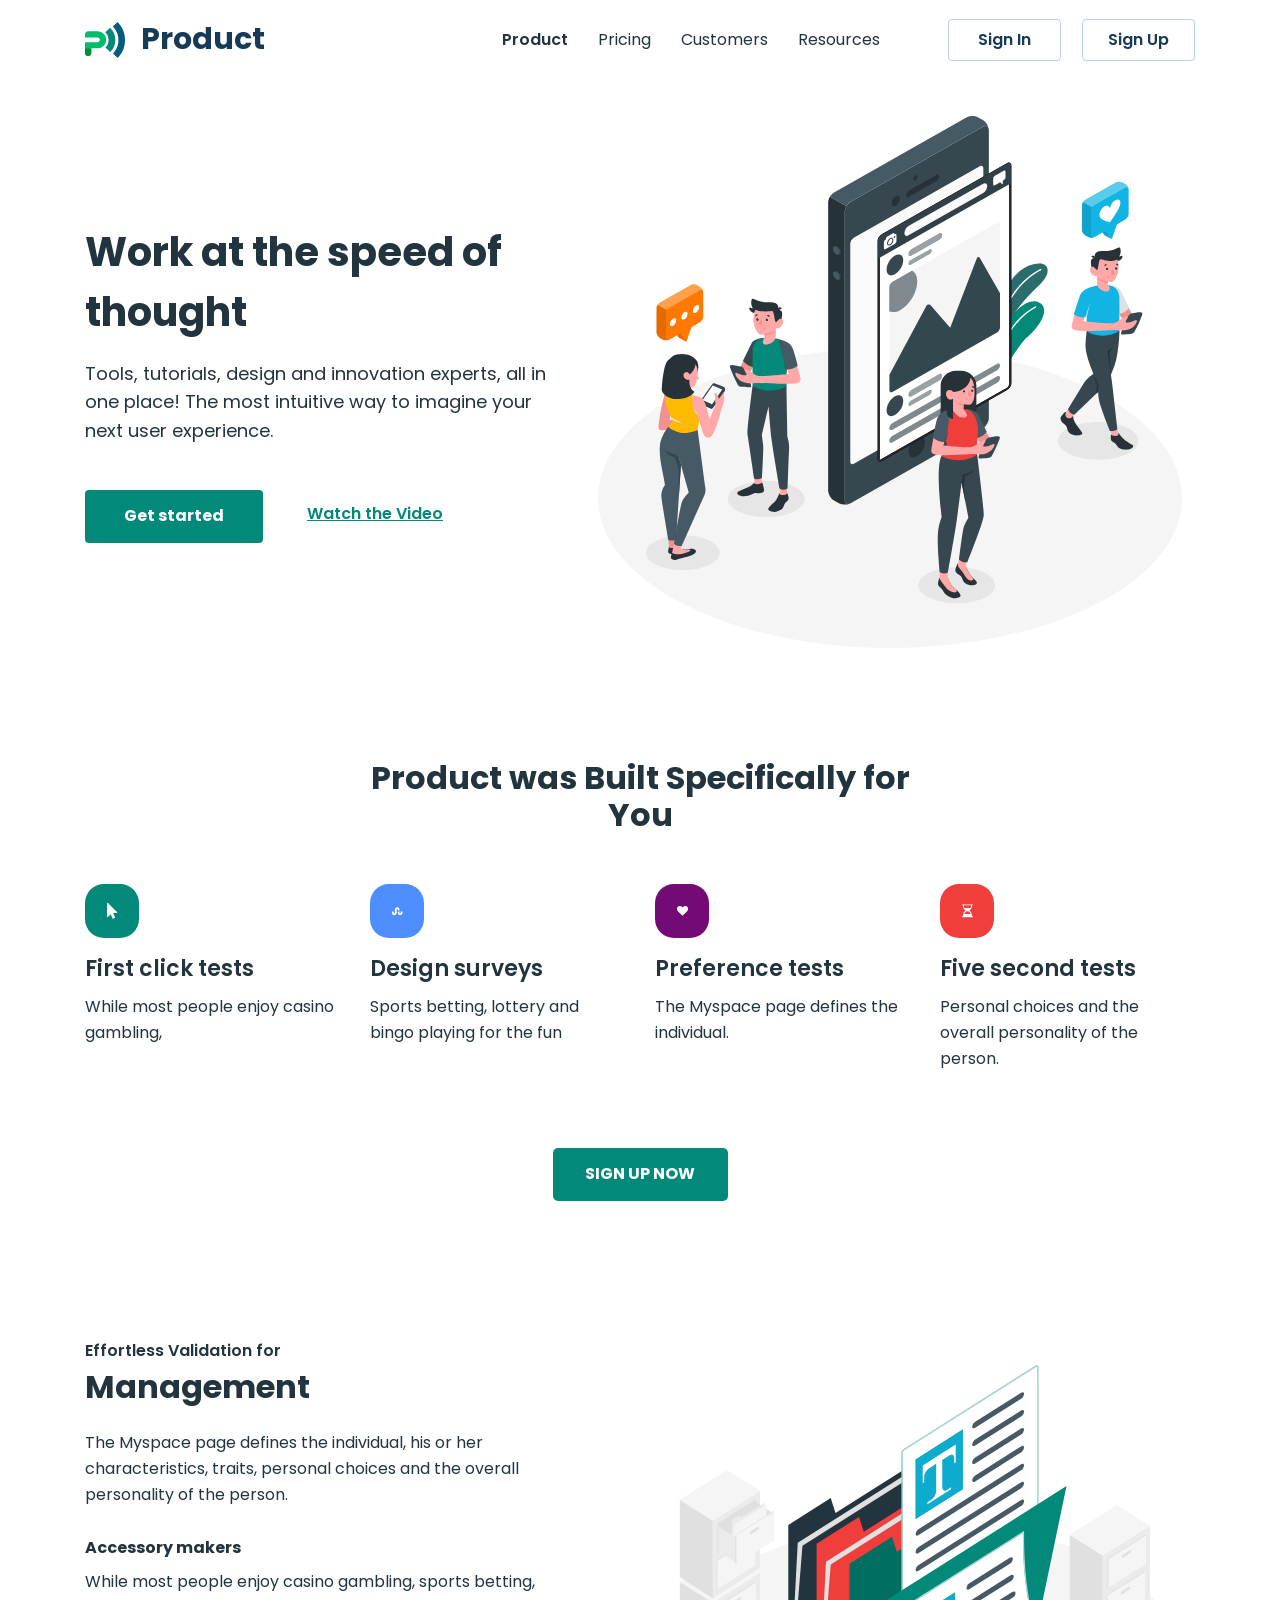
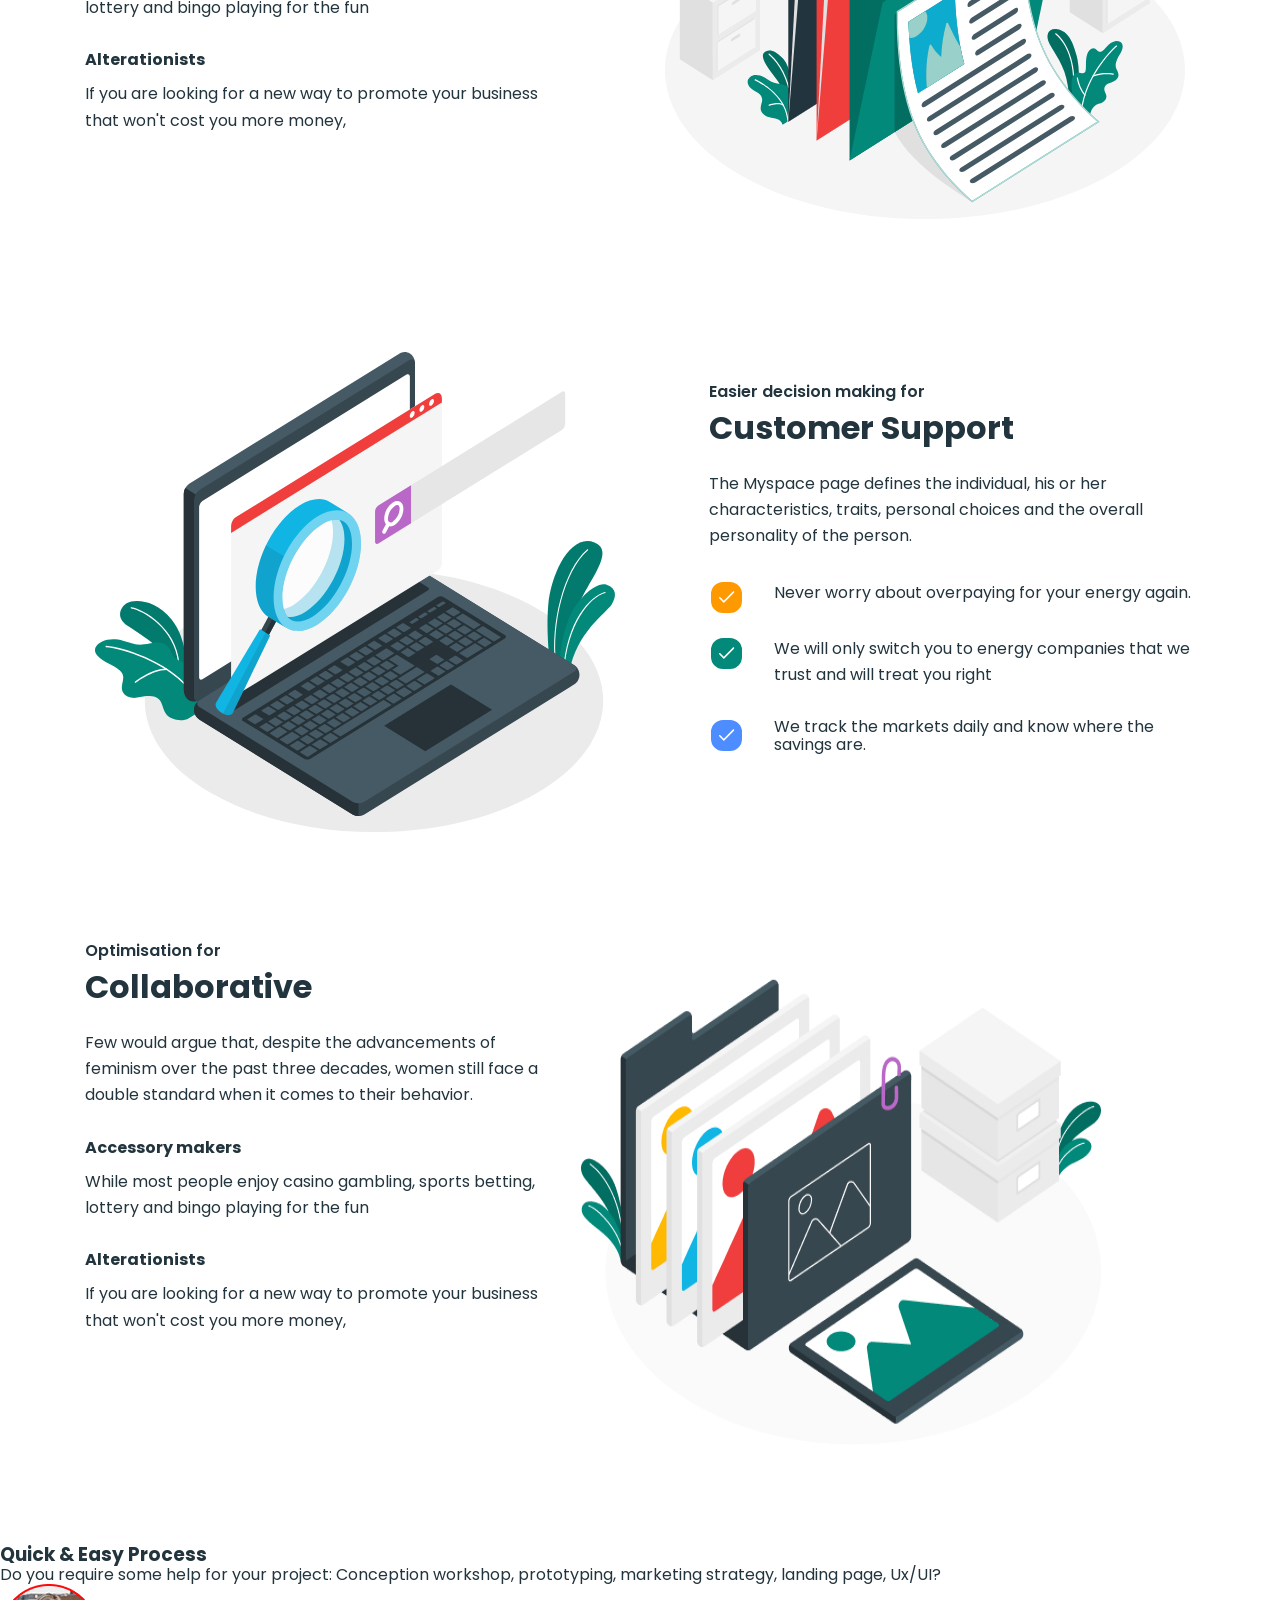
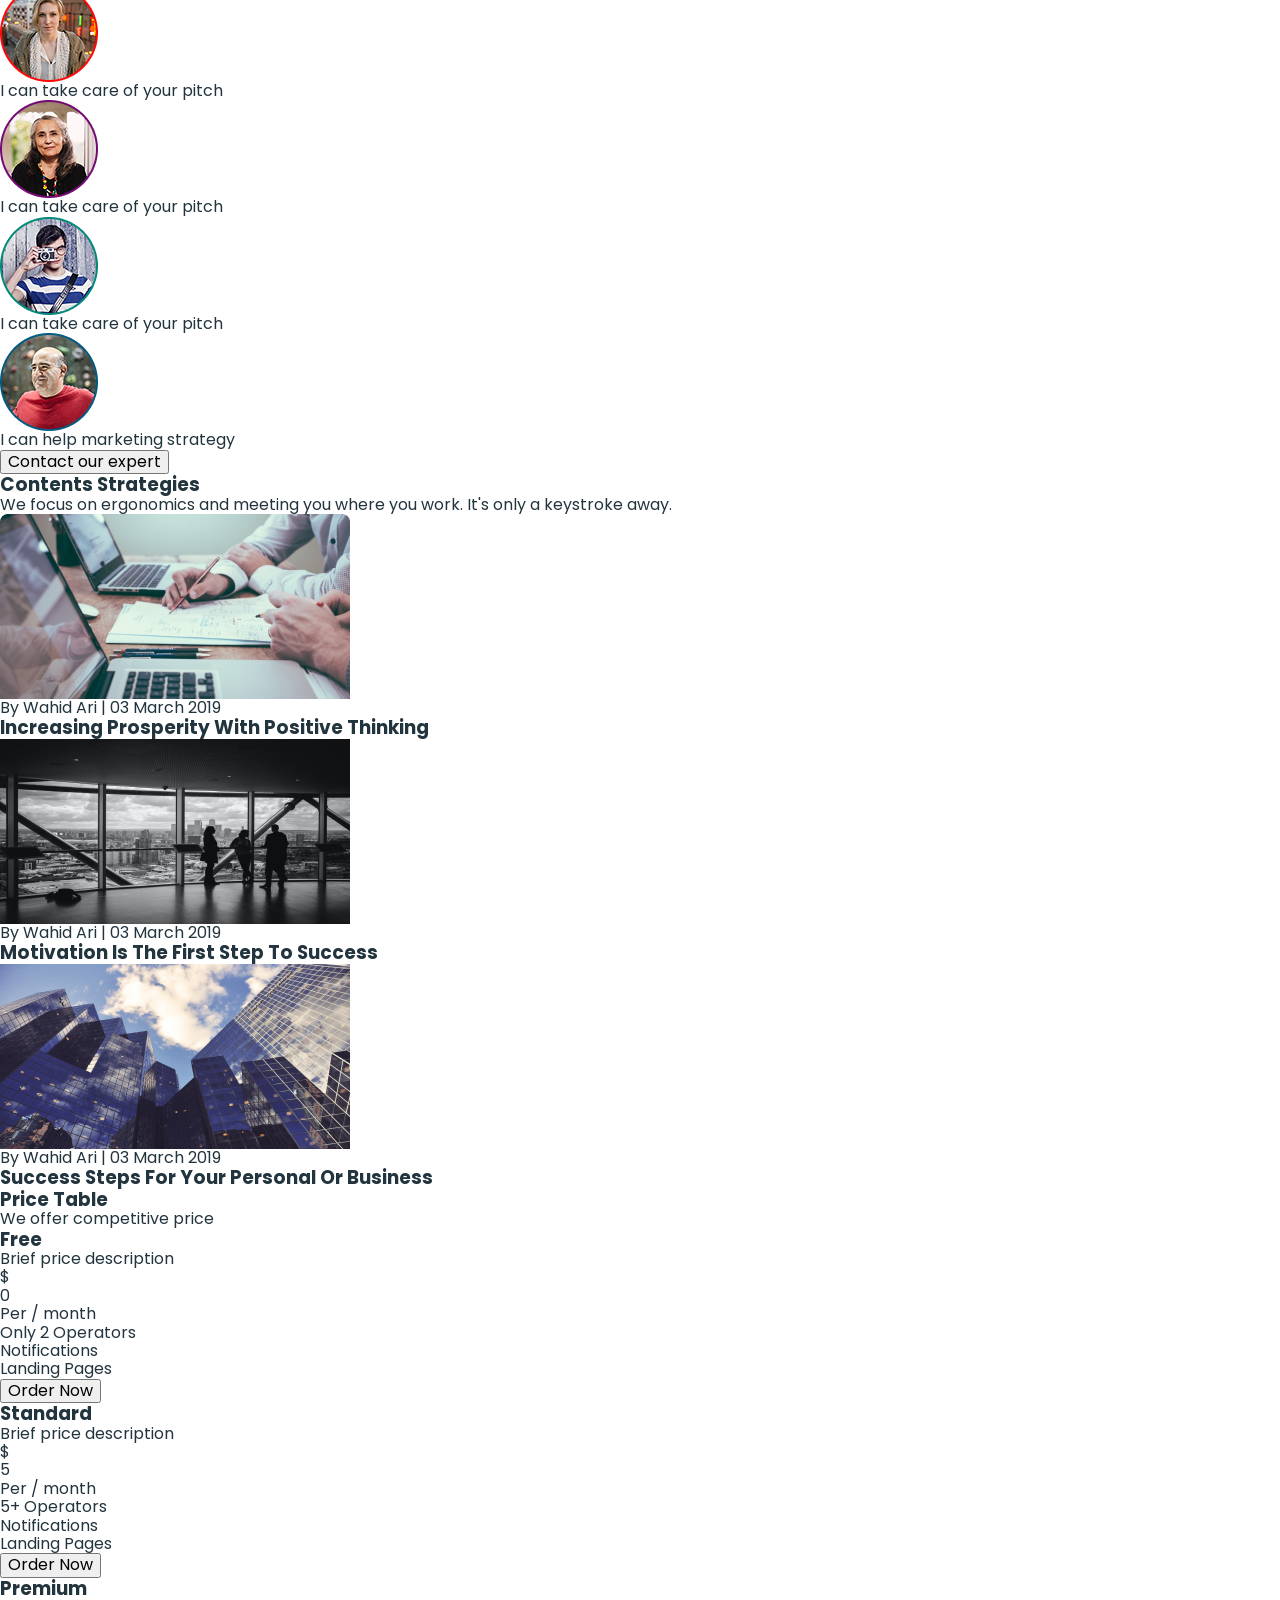
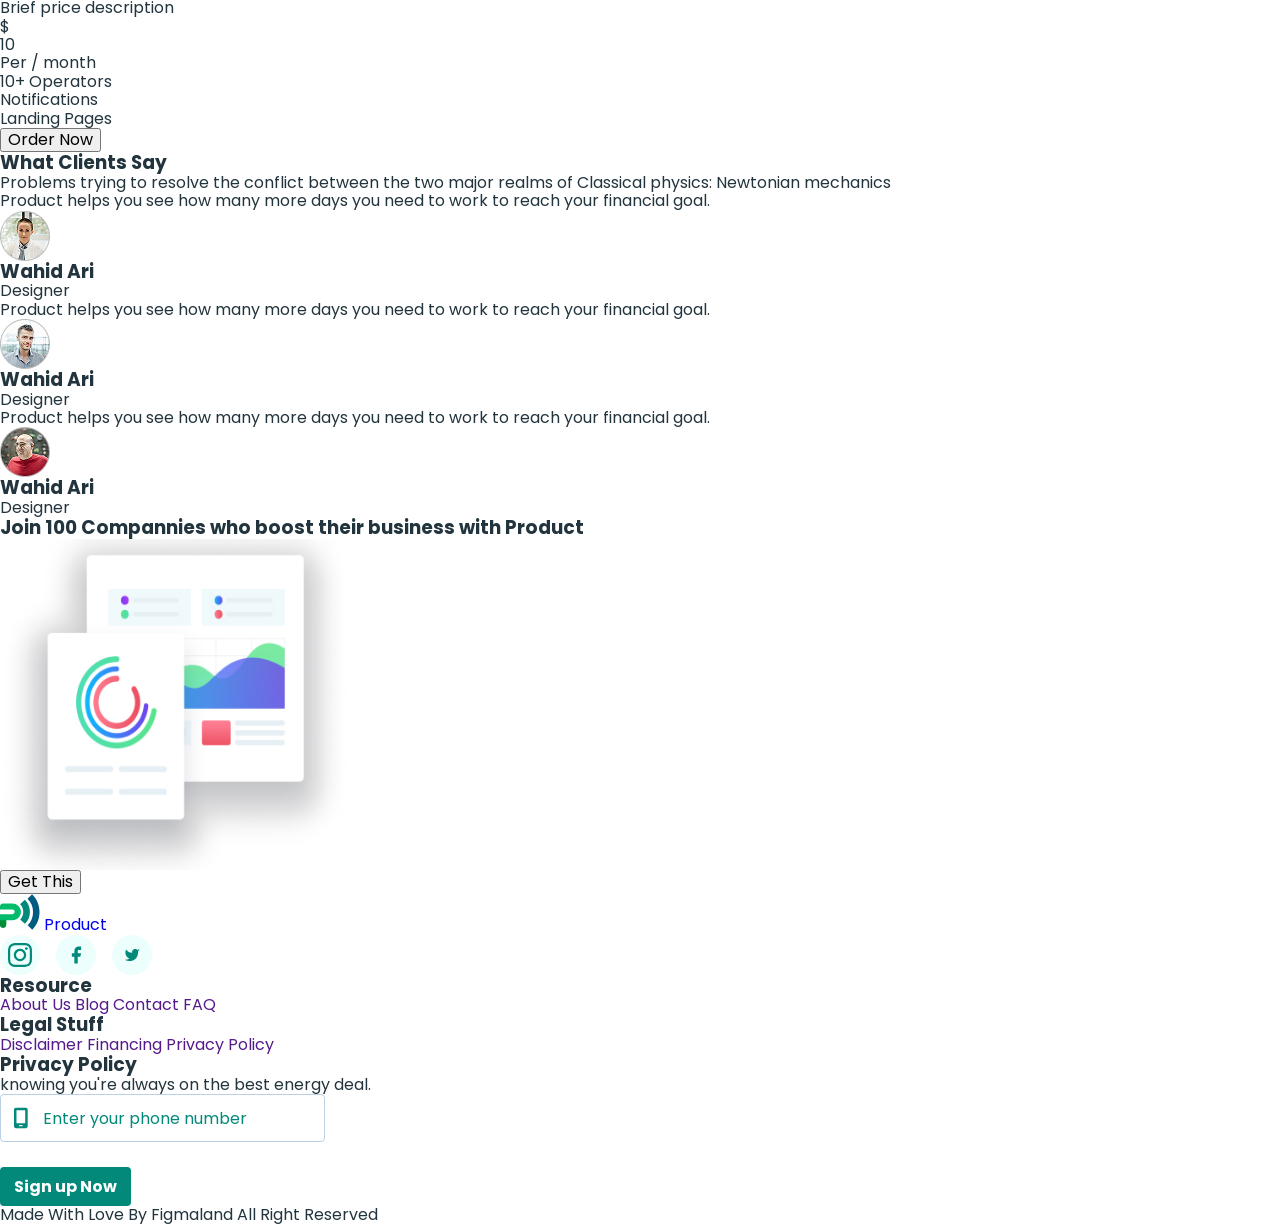
<file: index.html>
<!DOCTYPE html>
<html lang="en">
  <head>
    <meta charset="UTF-8" />
    <meta name="viewport" content="width=device-width, initial-scale=1.0" />
    <title>Business promotion</title>
    <link rel="icon" type="images/srg+html" href="./images/logo.svg" />
    <link
      rel="stylesheet"
      href="https://cdnjs.cloudflare.com/ajax/libs/modern-normalize/3.0.1/modern-normalize.min.css"
      integrity="sha512-q6WgHqiHlKyOqslT/lgBgodhd03Wp4BEqKeW6nNtlOY4quzyG3VoQKFrieaCeSnuVseNKRGpGeDU3qPmabCANg=="
      crossorigin="anonymous"
      referrerpolicy="no-referrer"
    />
    <link rel="preconnect" href="https://fonts.googleapis.com" />
    <link rel="preconnect" href="https://fonts.gstatic.com" crossorigin />
    <link
      href="https://fonts.googleapis.com/css2?family=Inter:wght@500;700&family=Montserrat:wght@400;500;600;700&family=Poppins:wght@400;500;600;700;800&family=Roboto:wght@400;500;700;900&display=swap"
      rel="stylesheet"
    />

    <link rel="stylesheet" href="/css/styles.css" />
  </head>
  <body>
    <!-- HEADER -->
    <header class="header">
      <div class="container header-container">
        <a class="header-logo logo" href="./index.html"
          ><img
            src="./images/logo.svg"
            alt="logo"
            width="40"
            height="36"
          />Product</a
        >
        <nav class="header-nav">
          <ul class="header-nav-list">
            <li class="header-nav-list">
              <a class="header-nav-link current" href="./index.html">Product</a>
            </li>
            <li class="header-nav-list">
              <a class="header-nav-link" href="./pricing.html">Pricing</a>
            </li>
            <li class="header-nav-list">
              <a class="header-nav-link" href="./customer.html">Customers</a>
            </li>
            <li class="header-nav-list">
              <a class="header-nav-link" href="">Resources</a>
            </li>
          </ul>
        </nav>
        <ul class="header-btn-list">
          <li class="header-btn-item">
            <button class="header-btn" type="button">Sign In</button>
          </li>
          <li class="header-btn-item">
            <button class="header-btn" type="button">Sign Up</button>
          </li>
        </ul>
      </div>
    </header>
    <main>
      <!--START-->
      <section class="hero">
        <div class="container hero-container">
          <div>
            <h1 class="hero-title">Work at the speed of thought</h1>
            <p class="hero-text">
              Tools, tutorials, design and innovation experts, all in one place!
              The most intuitive way to imagine your next user experience.
            </p>
            <ul class="hero-buttons">
              <li>
                <button type="button" class="button-border">Get started</button>
              </li>
              <li>
                <button type="button" class="button-none-border">
                  Watch the Video
                </button>
              </li>
            </ul>
          </div>
          <img
            src="./images/hero-img.svg"
            alt="hero-img"
            width="610"
            height="555"
          />
        </div>
      </section>

      <!--BENEFITS-->
      <section class="benefits">
        <div class="container benefits-container">
          <h2 class="benefits-title">Product was Built Specifically for You</h2>
          <ul class="benefits-list">
            <li class="benefits-list-content">
              <div class="features-box">
                <svg class="featutes-icon" width="11" height="18">
                  <use href="./images/icons.svg#icon-cursor"></use>
                </svg>
              </div>
              <h3 class="benefits-subtitle">First click tests</h3>
              <p class="benefits-list-text">
                While most people enjoy casino gambling,
              </p>
            </li>
            <li class="benefits-list-content">
              <div class="features-box">
                <svg class="featutes-icon" width="11" height="18">
                  <use href="./images/icons.svg#icon-wave"></use>
                </svg>
              </div>

              <h3 class="benefits-subtitle">Design surveys</h3>
              <p class="benefits-list-text">
                Sports betting, lottery and bingo playing for the fun
              </p>
            </li>
            <li class="benefits-list-content">
              <div class="features-box">
                <svg class="featutes-icon" width="11" height="18">
                  <use href="./images/icons.svg#icon-heart"></use>
                </svg>
              </div>
              <h3 class="benefits-subtitle">Preference tests</h3>
              <p class="benefits-list-text">
                The Myspace page defines the individual.
              </p>
            </li>
            <li class="benefits-list-content">
              <div class="features-box">
                <svg class="featutes-icon" width="11" height="18">
                  <use href="./images/icons.svg#icon-clock"></use>
                </svg>
              </div>
              <h3 class="benefits-subtitle">Five second tests</h3>
              <p class="benefits-list-text">
                Personal choices and the overall personality of the person.
              </p>
            </li>
          </ul>
          <button class="benefits-btn" type="button">sign up now</button>
        </div>
      </section>

      <!--MANAGMENT-->
      <section class="main-section">
        <div class="main-container">
          <div class="container managment-container">
            <div>
              <h2 class="title visually-hidden">Servises</h2>
              <!-- <ul> -->
              <ul>
                <li class="managment-list">
                  <p class="managment-text">Effortless Validation for</p>
                  <h3 class="managment-subtitle">Management</h3>
                  <p class="managment-item">
                    The Myspace page defines the individual, his or her
                    characteristics, traits, personal choices and the overall
                    personality of the person.
                  </p>
                  <ul>
                    <li class="managment-list">
                      <h4 class="name-managment-item">Accessory makers</h4>
                      <p class="managment-item">
                        While most people enjoy casino gambling, sports betting,
                        lottery and bingo playing for the fun
                      </p>
                    </li>
                    <li class="managment-list">
                      <h4 class="name-managment-item">Alterationists</h4>
                      <p class="managment-item">
                        If you are looking for a new way to promote your
                        business that won't cost you more money,
                      </p>
                    </li>
                  </ul>
                </li>
              </ul>
            </div>

            <img
              src="./images/management-img.svg"
              alt="managment"
              width="540"
              height="500"
            />
          </div>

          <!--SUPPORT-->
          <div class="container support-container">
            <img
              src="./images/support-img.svg"
              alt="support"
              width="540"
              height="500"
            />

            <div class="customer-support-content">
              <ul>
                <li>
                  <p class="support-text">Easier decision making for</p>
                  <h3 class="support-subtitle">Customer Support</h3>
                  <p class="support-item">
                    The Myspace page defines the individual, his or her
                    characteristics, traits, personal choices and the overall
                    personality of the person.
                  </p>
                  <ul>
                    <li class="support-list-content">
                      <div class="support-box">
                        <svg class="support-icon" width="16" height="12">
                          <use href="./images/icons.svg#icon-agree"></use>
                        </svg>
                      </div>
                      <p class="support-item">
                        Never worry about overpaying for your energy again.
                      </p>
                    </li>
                    <li class="support-list-content">
                      <div class="support-box">
                        <svg class="support-icon" width="16" height="12">
                          <use href="./images/icons.svg#icon-agree"></use>
                        </svg>
                      </div>
                      <p class="support-item">
                        We will only switch you to energy companies that we
                        trust and will treat you right
                      </p>
                    </li>
                    <li class="support-list-content">
                      <div class="support-box">
                        <svg class="support-icon" width="16" height="12">
                          <use href="./images/icons.svg#icon-agree"></use>
                        </svg>
                      </div>
                      <p>
                        We track the markets daily and know where the savings
                        are.
                      </p>
                    </li>
                  </ul>
                </li>
              </ul>
            </div>
          </div>

          <!--COLLABORATIVE-->

          <div class="container collaborative-container">
            <div>
              <ul>
                <li>
                  <p class="collaborative-text">Optimisation for</p>
                  <h3 class="collaborative-subtitle">Collaborative</h3>
                  <p class="collaborative-item">
                    Few would argue that, despite the advancements of feminism
                    over the past three decades, women still face a double
                    standard when it comes to their behavior.
                  </p>
                  <ul>
                    <li>
                      <h4 class="name-collaboration-item">Accessory makers</h4>
                      <p class="collaborative-item">
                        While most people enjoy casino gambling, sports betting,
                        lottery and bingo playing for the fun
                      </p>
                    </li>
                    <li>
                      <h4 class="name-collaboration-item">Alterationists</h4>
                      <p class="collaborative-item">
                        If you are looking for a new way to promote your
                        business that won't cost you more money,
                      </p>
                    </li>
                  </ul>
                </li>
              </ul>
            </div>
            <img
              src="./images/collaboration.jpg"
              alt="collaboration"
              width="540"
              height="540"
            />

            <!-- </ul> -->
          </div>
        </div>
      </section>

      <!--PROCESS-->
      <section>
        <!-- <h2>PROCESS</h2> -->
        <h3>Quick & Easy Process</h3>
        <p>
          Do you require some help for your project: Conception workshop,
          prototyping, marketing strategy, landing page, Ux/UI?
        </p>
        <ul>
          <li>
            <img
              src="./images/process/avatar.png"
              alt="avatar"
              width="98"
              height="98"
            />
            <p>I can take care of your pitch</p>
          </li>
          <li>
            <img
              src="./images/process/avatar-1.png"
              alt="avatar-1"
              width="98"
              height="98"
            />
            <p>I can take care of your pitch</p>
          </li>
          <li>
            <img
              src="./images/process/avatar-2.png"
              alt="avatar-2"
              width="98"
              height="98"
            />
            <p>I can take care of your pitch</p>
          </li>
          <li>
            <img
              src="./images/process/avatar-3.png"
              alt="avatar-3"
              width="98"
              height="98"
            />
            <p>I can help marketing strategy</p>
          </li>
        </ul>
        <button type="button">Contact our expert</button>
      </section>

      <!--STRATEGIES-->
      <section>
        <h3>Contents Strategies</h3>
        <p>
          We focus on ergonomics and meeting you where you work. It's only a
          keystroke away.
        </p>
        <ul>
          <li>
            <img
              src="./images/strategies/increasing.jpg"
              alt="Increasing Prosperity With Positive Thinking"
              width="350"
              height="185"
            />
            <p>By Wahid Ari | 03 March 2019</p>

            <h3>Increasing Prosperity With Positive Thinking</h3>
          </li>
          <li>
            <img
              src="./images/strategies/motivation.jpg"
              alt="Motivation Is The First Step To Success"
              width="350"
              height="185"
            />
            <p>By Wahid Ari | 03 March 2019</p>

            <h3>Motivation Is The First Step To Success</h3>
          </li>
          <li>
            <img
              src="./images/strategies/success-step.jpg"
              alt="Success Steps For Your Personal Or Business"
              width="350"
              height="185"
            />
            <p>By Wahid Ari | 03 March 2019</p>

            <h3>Success Steps For Your Personal Or Business</h3>
          </li>
        </ul>
      </section>

      <!--PRICE-->

      <section>
        <h3>Price Table</h3>
        <p>We offer competitive price</p>
        <ul>
          <li>
            <h3>Free</h3>
            <p>Brief price description</p>
            <p>$</p>
            <p>0</p>
            <p>Per / month</p>
            <p>Only 2 Operators</p>
            <p>Notifications</p>
            <p>Landing Pages</p>
            <button type="button">Order Now</button>
          </li>
          <li>
            <h3>Standard</h3>
            <p>Brief price description</p>
            <p>$</p>
            <p>5</p>
            <p>Per / month</p>
            <p>5+ Operators</p>
            <p>Notifications</p>
            <p>Landing Pages</p>
            <button type="button">Order Now</button>
          </li>
          <li>
            <h3>Premium</h3>
            <p>Brief price description</p>
            <p>$</p>
            <p>10</p>
            <p>Per / month</p>
            <p>10+ Operators</p>
            <p>Notifications</p>
            <p>Landing Pages</p>
            <button type="button">Order Now</button>
          </li>
        </ul>
      </section>

      <!--FEEDBACK-->
      <section>
        <h3>What Clients Say</h3>
        <p>
          Problems trying to resolve the conflict between the two major realms
          of Classical physics: Newtonian mechanics
        </p>
        <ul>
          <li>
            <p>
              Product helps you see how many more days you need to work to reach
              your financial goal.
            </p>
            <img
              src="./images/feedback/wahid-first.png"
              alt="Wahid Ari"
              width="50"
              height="50"
            />
            <h3>Wahid Ari</h3>
            <p>Designer</p>
          </li>
          <li>
            <p>
              Product helps you see how many more days you need to work to reach
              your financial goal.
            </p>
            <img
              src="./images/feedback/wahid-second.png"
              alt="Wahid Ari"
              width="50"
              height="50"
            />
            <h3>Wahid Ari</h3>
            <p>Designer</p>
          </li>
          <li>
            <p>
              Product helps you see how many more days you need to work to reach
              your financial goal.
            </p>
            <img
              src="./images/feedback/wahid-thitd.png"
              alt="Wahid Ari"
              width="50"
              height="50"
            />
            <h3>Wahid Ari</h3>
            <p>Designer</p>
          </li>
        </ul>
      </section>

      <!--GET THIS-->

      <section>
        <h3>Join 100 Compannies who boost their business with Product</h3>
        <img src="./images/screen.jpg" alt="Screen" width="351" height="331" />
        <button type="button">Get This</button>
      </section>
    </main>

    <footer>
      <div class="footer-logo">
        <a href="./index.html" target="_blank">
          <svg class="icon-logo" width="40" height="36">
            <use href="./images/icons.svg#icon-logo"></use>
          </svg>
          Product
        </a>
      </div>

      <ul class="social-links">
        <li class="socialmedia-content">
          <a
            class="link icon-link"
            href="#"
            aria-label="Instagram"
            target="_blank"
          >
            <svg width="24" height="24" class="icon">
              <use href="./images/icons.svg#icon-instagram"></use>
            </svg>
          </a>
        </li>
        <li class="socialmedia-content">
          <a
            class="link icon-link"
            href="#icon-facebook"
            aria-label="Facebook"
            target="_blank"
          >
            <svg width="11" height="20" class="icon">
              <use href="./images/icons.svg#icon-facebook"></use>
            </svg>
          </a>
        </li>
        <li class="socialmedia-content">
          <a
            class="link icon-link"
            href="#"
            aria-label="Twitter"
            target="_blank"
          >
            <svg width="16" height="16" class="icon">
              <use href="./images/icons.svg#icon-twitter"></use>
            </svg>
          </a>
        </li>
      </ul>

      <ul>
        <li>
          <h3>Resource</h3>
          <a href="">About Us</a>
          <a href="">Blog</a>
          <a href="">Contact</a>
          <a href="">FAQ</a>
        </li>
        <li>
          <h3>Legal Stuff</h3>
          <a href="">Disclaimer</a>
          <a href="">Financing</a>
          <a href="">Privacy Policy</a>
        </li>
        <li>
          <h3>Privacy Policy</h3>
        </li>
      </ul>

      <div class="form-field">
        <p class="form-field-text">
          knowing you're always on the best energy deal.
        </p>
        <label class="form-field-label" for="phone">
          <input
            id="phone"
            class="input-form"
            type="tel"
            name="phone-number"
            placeholder="Enter your phone number"
          />
          <svg class="form-field-icon" width="16" height="24">
            <use href="./images/icons.svg#icon-mobile-screen"></use>
          </svg>
        </label>
      </div>
      <button class="submit-btn" type="submit">Sign up Now</button>
      <p>Made With Love By Figmaland All Right Reserved</p>
    </footer>
  </body>
</html>
</file>
<file: css/styles.css>
body {
    font-family: "Poppins", sans-serif;
    color: #22343d;
    background-color: #fff;
}

a {
    text-decoration: none;
}

ul {
    list-style-type: none;
    padding-left: 0;
    margin: 0;  
}

h1, h2, h3, h4, h5, h6, p {
    margin: 0;
}

img {
    display: block;
}

button {
    cursor: pointer;
    font-family: inherit;
}

.visually-hidden {
    position: absolute;
    width: 1px;
    height: 1px;
    margin: -1px;
    border: 0;
    padding: 0;
    white-space: nowrap;
    clip-path: inset(100%);
    clip: rect(0 0 0 0);
    overflow: hidden;
}

.container{
width: 1150px;
margin: 0 auto ;
padding: 0 20px;
}
/* HEADER */

.header {

}

.header-container {
    display: flex;
    align-items: center;

} 
.header-logo {
    display: flex;
    align-items: center;
    gap: 16px;
    margin-right: 237px;
    font-weight: 700;
    font-size: 30px;
    line-height: 0.93;
    color: #173a56;
}

.logo {}

.header-nav {
    margin-right: auto;
}

.header-nav-list {
    display: flex;
    gap: 30px;
}

/* .header-nav-item:not(:last-child) {
  margin-right: 30px;
} */

.header-nav-link {
    padding: 26px 0;
    display: block;
    line-height: 1.75;
    color: #22343d;
}

.current {
    font-weight: 600;
}

.header-btn-list {
    display: flex;
    gap: 21px;
}

.header-btn-item {}

.header-btn {
    border: 1px solid #bcd0e5;
    border-radius: 4px;
    min-width: 113px;
    height: 42px;
    background-color: transparent;
    font-weight: 600;
    text-align: center;
    color: #173a56;
}

.header-btn:hover,
.header-btn:focus {
    color: #fff;
    background-color: #02897a;
    border: none;
}
/* HERO */

.hero {
    padding-top: 25px;
    padding-bottom: 100px;
}

.hero-container {
    display: flex;
    align-items: center;
    justify-content: space-between;

}
.hero-title {
    font-weight: 700;
    font-size: 40px;

    line-height: 1.5;
    color: #22343d;
    max-width: 452px;
    margin-bottom: 18px;
}

.hero-text{
    font-weight: 400;
    font-size: 18px;
    max-width: 465px;
    line-height: 1.56;
    color: #22343d;
    margin-bottom: 45px;
}

.hero-buttons {
    display: flex;
    gap: 30px;
    
}

.button-border {
border-radius: 4px;
    min-width: 178px;
    height: 53px;
    background-color: #02897a;
    font-weight: 700;
    font-size: 16px;
    color: #fff;
    border: none;
}

.button-none-border {
    min-width: 164px;
    height: 23px;
    border: none;
    background-color: #fff;
    font-weight: 600;
    font-size: 16px;
    text-decoration: underline;
    text-decoration-skip-ink: none;
    color: #02897a;
    padding-top: 15px;
}

/* BENEFITS */

.benefits {
padding-bottom: 39px;
}

.benefits-container {
    
}

.benefits-title {
    font-weight: 700;
    font-size: 32px;
    color: #22343d;
    padding-bottom: 50px;
    max-width: 539px;
    text-align: center;
    margin: 0 auto;
}

.benefits-subtitle {
    font-weight: 600;
    font-size: 22px;
    color: #22343d;
    margin-top: 18px;
    margin-bottom: 13px;
}

.benefits-list-text {
    font-weight: 400;
    font-size: 16px;
    line-height: 1.63;
    color: #22343d;
    padding-bottom: 26px;

}

.benefits-list {
    display: flex;
    gap:30px; 

}

.benefits-list-content {
    width:calc((100% - 90px)/4)
}

.benefits-btn {
    min-width: 175px;
    height: 53px;
    border: none;
    border-radius: 5px;
    background-color: #02897a;
    color: #fff;
    text-transform: uppercase;
    display: block;
    margin: 0 auto;
    margin-top: 50px;
    margin-bottom: 50px;
    font-weight: 700;
    font-size: 16px;
    color: #fff;

}

.features-box {
    display: flex;
    align-items: center;
    justify-content: center;
    border-radius: 19px;
    background-color: #f03e3d;
    width: 54px;
    height: 54px;
}

.featutes-icon {
    fill: #fff;
}


.benefits-list-content:nth-child(1) .features-box {
    background-color: #02897a;
}
.benefits-list-content:nth-child(2) .features-box {
    background-color: #4d8dff;
}
.benefits-list-content:nth-child(3) .features-box {
    background-color: #740a76;
}

/* MANAGMENT */

.main-section {
    padding-top: 52px;
    padding-bottom: 62px;
}

.managment-container,
 .support-container {
    display: flex;
    gap: 84px;
    margin-bottom: 100px;
}

.managment-list {
    margin-bottom: 25px;
}
.managment-subtitle,
.support-subtitle,
.collaborative-subtitle {
    font-weight: 700;
    font-size: 32px;
    color: #22343d;
    margin-bottom: 25px;

}

.managment-text,
.support-text,
.collaborative-text {
    font-weight: 600;
    font-size: 16px;
    color: #22343d;
    margin-bottom: 8px;
}

.name-managment-item,
.name-collaboration-item {
    margin-bottom: 12px;
}

.managment-item,
.support-item,
.collaborative-item {
font-weight: 400;
    font-size: 16px;
    line-height: 1.63;
    color: #22343d;
    max-width: 486px;
    margin-bottom: 30px;
}

.customer-support-content {
  padding-top: 41px;
  padding-bottom: 40px;
}

.support-item {
    display: flex;
}



.support-box {
    width: 35px;
    height: 35px;
    border: 2.92px solid #fff;
    border-radius: 14px;
    background-color:#4d8dff;;
    align-items: center;
    display: flex;
    justify-content: center;
    flex-shrink: 0;

}


.support-icon {
    fill: #fff;

}
.support-list-content {
    display: flex;
    gap: 30px;

}
.support-list-content:nth-child(1) .support-box {
    background-color: #f90;
   
}

.support-list-content:nth-child(2) .support-box{
    background-color: #02897a;
    
}

.collaborative-container  {
    display: flex;
}

/* FOOTER */

.form-filed {

}

.social-links {
    display: flex;
    gap: 16px;
}

.socialmedia-content {
    width: 40px;
    height: 40px;
}

.link.icon-link {
    display: flex;
    justify-content: center;
    align-items: center;
    width: 100%;
    height: 100%;
    border-radius: 100%;
    background-color: #edfffc;

}

.social-links {
stroke-width: 2px;
fill: #02897a;
}

.link.icon-link:hover,
.link.icon-link:focus {
    background-color: #2964b1;
}

.link.icon-link:hover .icon,
.link.icon-link:focus .icon {
    background-color: #2964b1;
    fill:#edfffc;
}

.link.icon-link + svg

.form-field-text {
    font-weight: 500;
    font-size: 20px;
    line-height: 1.5;
    color: #22343d;
    margin-bottom: 30px;
    
}
.form-field-label {
    position: relative;
    display: block;
    margin-bottom: 25px;
}

.input-form {
  
    height: 48px;
    width: 325px;
    padding-left: 42px;
    border-radius: 4px;
    border: 1px solid #bcd0e5;
    outline: transparent;

}
.input-form::placeholder {
    
    font-weight: 400;
    font-size: 16px;
    line-height: 1.75;
    color: #02897a;
}


.form-field-icon {
    position: absolute;
    left: 13px;
    top: 50%;
    transform: translateY(-50%);
    fill: #02897a;
}


.submit-btn {
    border-radius: 4px;
    min-width: 131px;
    height: 39px;
    background-color: #02897a;
    font-weight: 700;
    font-size: 16px;
    color: #fff;
    border: none;
    text-align: center;
}
</file>
